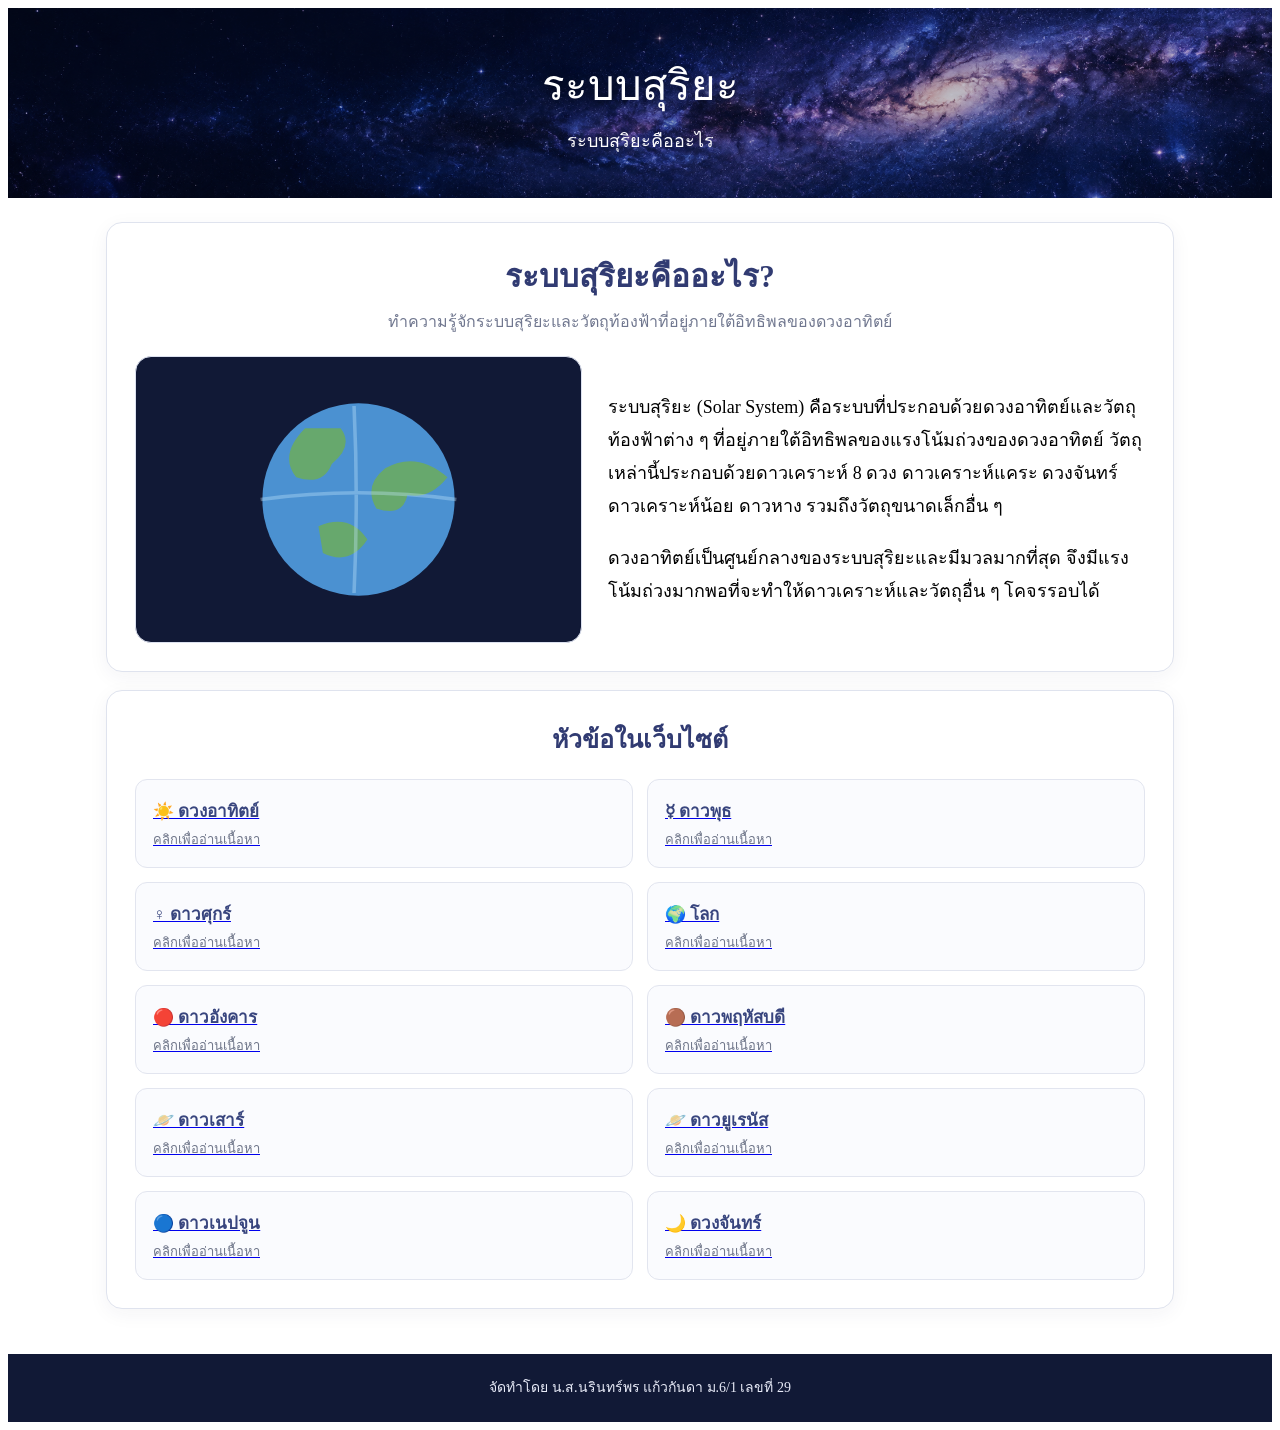
<file: index.html>
<!doctype html><html lang="th"><head><meta charset="utf-8"><meta name="viewport" content="width=device-width,initial-scale=1"><title>ระบบสุริยะคืออะไร</title><link rel="stylesheet" href="style.css"></head><body>
<header class="site-header"><div class="header-inner"><h1>ระบบสุริยะ</h1><p>ระบบสุริยะคืออะไร</p></div></header>
<main class="page home"><section class="home-card"><h2 class="hero-title">ระบบสุริยะคืออะไร?</h2><p class="subtitle">ทำความรู้จักระบบสุริยะและวัตถุท้องฟ้าที่อยู่ภายใต้อิทธิพลของดวงอาทิตย์</p>
<div class="topic-layout"><img class="topic-image" src="assets/earth.svg" alt="ภาพประกอบระบบสุริยะ"><div class="intro"><p>ระบบสุริยะ (Solar System) คือระบบที่ประกอบด้วยดวงอาทิตย์และวัตถุท้องฟ้าต่าง ๆ ที่อยู่ภายใต้อิทธิพลของแรงโน้มถ่วงของดวงอาทิตย์ วัตถุเหล่านี้ประกอบด้วยดาวเคราะห์ 8 ดวง ดาวเคราะห์แคระ ดวงจันทร์ ดาวเคราะห์น้อย ดาวหาง รวมถึงวัตถุขนาดเล็กอื่น ๆ</p><p>ดวงอาทิตย์เป็นศูนย์กลางของระบบสุริยะและมีมวลมากที่สุด จึงมีแรงโน้มถ่วงมากพอที่จะทำให้ดาวเคราะห์และวัตถุอื่น ๆ โคจรรอบได้</p></div></div></section>
<section class="home-card"><h2 class="hero-title" style="font-size:25px">หัวข้อในเว็บไซต์</h2><div class="home-grid">
<a class="topic-card" href="sun.html"><h3>☀️ ดวงอาทิตย์</h3><p>คลิกเพื่ออ่านเนื้อหา</p></a><a class="topic-card" href="mercury.html"><h3>☿ ดาวพุธ</h3><p>คลิกเพื่ออ่านเนื้อหา</p></a><a class="topic-card" href="venus.html"><h3>♀ ดาวศุกร์</h3><p>คลิกเพื่ออ่านเนื้อหา</p></a><a class="topic-card" href="earth.html"><h3>🌍 โลก</h3><p>คลิกเพื่ออ่านเนื้อหา</p></a><a class="topic-card" href="mars.html"><h3>🔴 ดาวอังคาร</h3><p>คลิกเพื่ออ่านเนื้อหา</p></a><a class="topic-card" href="jupiter.html"><h3>🟤 ดาวพฤหัสบดี</h3><p>คลิกเพื่ออ่านเนื้อหา</p></a><a class="topic-card" href="saturn.html"><h3>🪐 ดาวเสาร์</h3><p>คลิกเพื่ออ่านเนื้อหา</p></a><a class="topic-card" href="uranus.html"><h3>🪐 ดาวยูเรนัส</h3><p>คลิกเพื่ออ่านเนื้อหา</p></a><a class="topic-card" href="neptune.html"><h3>🔵 ดาวเนปจูน</h3><p>คลิกเพื่ออ่านเนื้อหา</p></a><a class="topic-card" href="moon.html"><h3>🌙 ดวงจันทร์</h3><p>คลิกเพื่ออ่านเนื้อหา</p></a>
</div></section></main><footer>จัดทำโดย น.ส.นรินทร์พร แก้วกันดา ม.6/1 เลขที่ 29</footer></body></html>
</file>
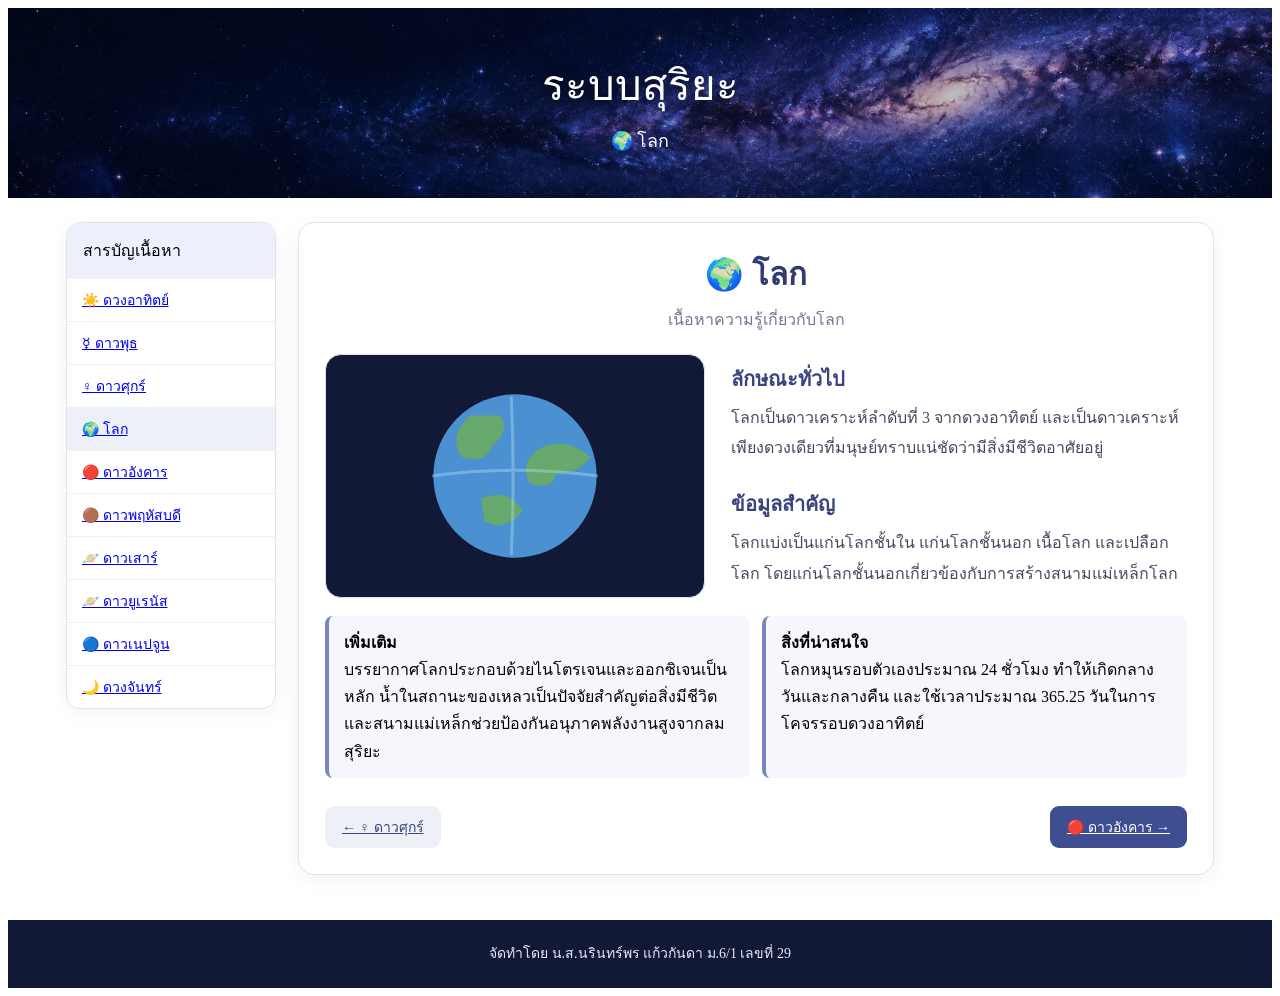
<file: earth.html>
<!doctype html>
<html lang="th">
<head>
    <meta charset="utf-8">
    <meta name="viewport" content="width=device-width,initial-scale=1">
    <title>โลก | ระบบสุริยะ</title>
    <link rel="stylesheet" href="style.css">
</head>
<body>
<header class="site-header">
    <div class="header-inner">
    <h1>ระบบสุริยะ</h1>
    <p>🌍 โลก</p></div>
</header>
<main class="page">
    <aside class="sidebar">
        <div class="side-title">สารบัญเนื้อหา</div>
        <a href="sun.html">☀️ ดวงอาทิตย์</a>
        <a href="mercury.html">☿ ดาวพุธ</a>
        <a href="venus.html">♀ ดาวศุกร์</a>
        <a href="earth.html" style="background:#eef0f8;font-weight:500">🌍 โลก</a>
        <a href="mars.html">🔴 ดาวอังคาร</a>
        <a href="jupiter.html">🟤 ดาวพฤหัสบดี</a>
        <a href="saturn.html">🪐 ดาวเสาร์</a>
        <a href="uranus.html">🪐 ดาวยูเรนัส</a>
        <a href="neptune.html">🔵 ดาวเนปจูน</a>
        <a href="moon.html">🌙 ดวงจันทร์</a>
    </aside>
<article class="content">
<h1 class="hero-title">🌍 โลก</h1>
<p class="subtitle">เนื้อหาความรู้เกี่ยวกับโลก</p>
<div class="topic-layout">
    <img class="topic-image" src="assets/earth.svg" alt="ภาพประกอบโลก">
    <div>
        <div class="section" style="margin-top:0"><h2>ลักษณะทั่วไป</h2>
        <p>โลกเป็นดาวเคราะห์ลำดับที่ 3 จากดวงอาทิตย์ และเป็นดาวเคราะห์เพียงดวงเดียวที่มนุษย์ทราบแน่ชัดว่ามีสิ่งมีชีวิตอาศัยอยู่</p>
    </div>
    <div class="section"><h2>ข้อมูลสำคัญ</h2>
        <p>โลกแบ่งเป็นแก่นโลกชั้นใน แก่นโลกชั้นนอก เนื้อโลก และเปลือกโลก โดยแก่นโลกชั้นนอกเกี่ยวข้องกับการสร้างสนามแม่เหล็กโลก</p>
    </div>
</div>
</div>
<div class="fact">
    <div class="fact-box">
        <strong>เพิ่มเติม</strong>
        <br>บรรยากาศโลกประกอบด้วยไนโตรเจนและออกซิเจนเป็นหลัก น้ำในสถานะของเหลวเป็นปัจจัยสำคัญต่อสิ่งมีชีวิต และสนามแม่เหล็กช่วยป้องกันอนุภาคพลังงานสูงจากลมสุริยะ</div>
        <div class="fact-box">
            <strong>สิ่งที่น่าสนใจ</strong>
            <br>โลกหมุนรอบตัวเองประมาณ 24 ชั่วโมง ทำให้เกิดกลางวันและกลางคืน และใช้เวลาประมาณ 365.25 วันในการโคจรรอบดวงอาทิตย์
        </div>
    </div>
<div class="nav-buttons">
    <a class="btn secondary" href="venus.html">← ♀ ดาวศุกร์</a>
    <a class="btn" href="mars.html">🔴 ดาวอังคาร →</a>
</div>
</article>
</main>
<footer>จัดทำโดย น.ส.นรินทร์พร แก้วกันดา ม.6/1 เลขที่ 29</footer>
</body>
</html>
</file>
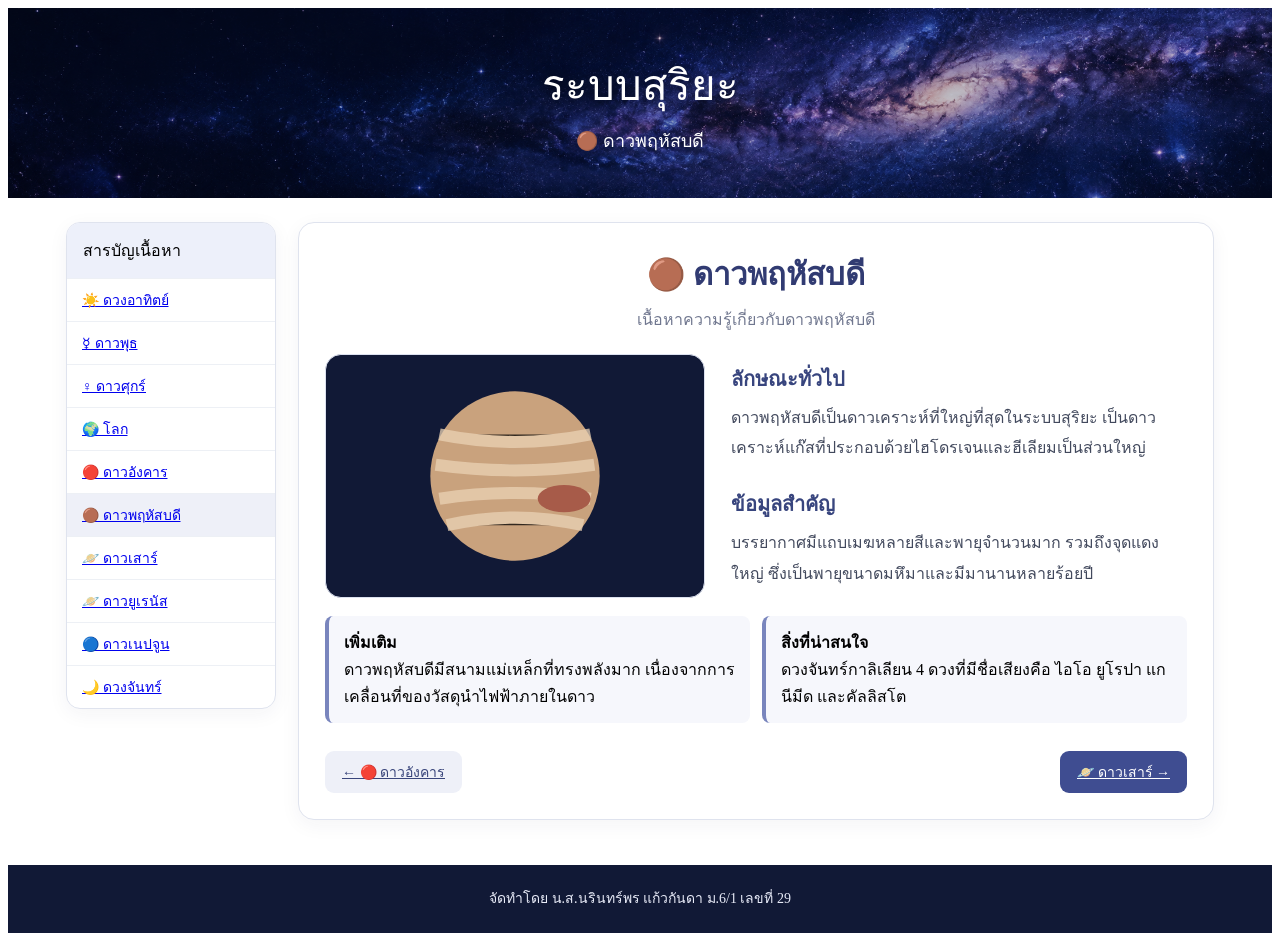
<file: jupiter.html>
<!doctype html><html lang="th"><head><meta charset="utf-8"><meta name="viewport" content="width=device-width,initial-scale=1"><title>ดาวพฤหัสบดี | ระบบสุริยะ</title><link rel="stylesheet" href="style.css"></head><body>
<header class="site-header"><div class="header-inner"><h1>ระบบสุริยะ</h1><p>🟤 ดาวพฤหัสบดี</p></div></header>
<main class="page"><aside class="sidebar"><div class="side-title">สารบัญเนื้อหา</div><a href="sun.html">☀️ ดวงอาทิตย์</a><a href="mercury.html">☿ ดาวพุธ</a><a href="venus.html">♀ ดาวศุกร์</a><a href="earth.html">🌍 โลก</a><a href="mars.html">🔴 ดาวอังคาร</a><a href="jupiter.html" style="background:#eef0f8;font-weight:500">🟤 ดาวพฤหัสบดี</a><a href="saturn.html">🪐 ดาวเสาร์</a><a href="uranus.html">🪐 ดาวยูเรนัส</a><a href="neptune.html">🔵 ดาวเนปจูน</a><a href="moon.html">🌙 ดวงจันทร์</a></aside><article class="content">
<h1 class="hero-title">🟤 ดาวพฤหัสบดี</h1><p class="subtitle">เนื้อหาความรู้เกี่ยวกับดาวพฤหัสบดี</p>
<div class="topic-layout"><img class="topic-image" src="assets/jupiter.svg" alt="ภาพประกอบดาวพฤหัสบดี"><div><div class="section" style="margin-top:0"><h2>ลักษณะทั่วไป</h2><p>ดาวพฤหัสบดีเป็นดาวเคราะห์ที่ใหญ่ที่สุดในระบบสุริยะ เป็นดาวเคราะห์แก๊สที่ประกอบด้วยไฮโดรเจนและฮีเลียมเป็นส่วนใหญ่</p></div><div class="section"><h2>ข้อมูลสำคัญ</h2><p>บรรยากาศมีแถบเมฆหลายสีและพายุจำนวนมาก รวมถึงจุดแดงใหญ่ ซึ่งเป็นพายุขนาดมหึมาและมีมานานหลายร้อยปี</p></div></div></div>
<div class="fact"><div class="fact-box"><strong>เพิ่มเติม</strong><br>ดาวพฤหัสบดีมีสนามแม่เหล็กที่ทรงพลังมาก เนื่องจากการเคลื่อนที่ของวัสดุนำไฟฟ้าภายในดาว</div><div class="fact-box"><strong>สิ่งที่น่าสนใจ</strong><br>ดวงจันทร์กาลิเลียน 4 ดวงที่มีชื่อเสียงคือ ไอโอ ยูโรปา แกนีมีด และคัลลิสโต</div></div>
<div class="nav-buttons"><a class="btn secondary" href="mars.html">← 🔴 ดาวอังคาร</a><a class="btn" href="saturn.html">🪐 ดาวเสาร์ →</a></div>
</article></main><footer>จัดทำโดย น.ส.นรินทร์พร แก้วกันดา ม.6/1 เลขที่ 29</footer></body></html>
</file>
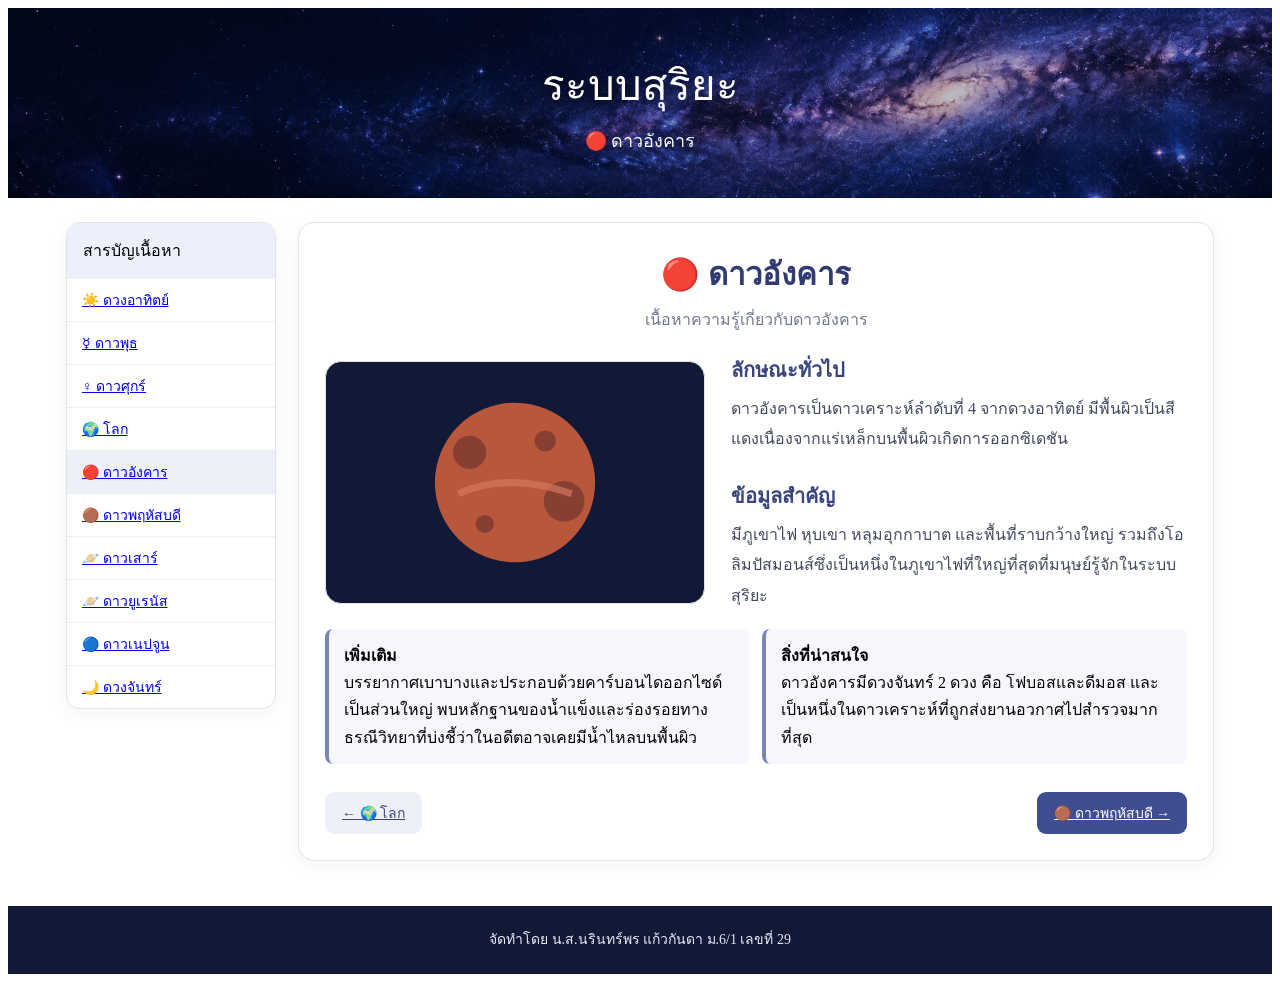
<file: mars.html>
<!doctype html><html lang="th"><head><meta charset="utf-8"><meta name="viewport" content="width=device-width,initial-scale=1"><title>ดาวอังคาร | ระบบสุริยะ</title><link rel="stylesheet" href="style.css"></head><body>
<header class="site-header"><div class="header-inner"><h1>ระบบสุริยะ</h1><p>🔴 ดาวอังคาร</p></div></header>
<main class="page"><aside class="sidebar"><div class="side-title">สารบัญเนื้อหา</div><a href="sun.html">☀️ ดวงอาทิตย์</a><a href="mercury.html">☿ ดาวพุธ</a><a href="venus.html">♀ ดาวศุกร์</a><a href="earth.html">🌍 โลก</a><a href="mars.html" style="background:#eef0f8;font-weight:500">🔴 ดาวอังคาร</a><a href="jupiter.html">🟤 ดาวพฤหัสบดี</a><a href="saturn.html">🪐 ดาวเสาร์</a><a href="uranus.html">🪐 ดาวยูเรนัส</a><a href="neptune.html">🔵 ดาวเนปจูน</a><a href="moon.html">🌙 ดวงจันทร์</a></aside><article class="content">
<h1 class="hero-title">🔴 ดาวอังคาร</h1><p class="subtitle">เนื้อหาความรู้เกี่ยวกับดาวอังคาร</p>
<div class="topic-layout"><img class="topic-image" src="assets/mars.svg" alt="ภาพประกอบดาวอังคาร"><div><div class="section" style="margin-top:0"><h2>ลักษณะทั่วไป</h2><p>ดาวอังคารเป็นดาวเคราะห์ลำดับที่ 4 จากดวงอาทิตย์ มีพื้นผิวเป็นสีแดงเนื่องจากแร่เหล็กบนพื้นผิวเกิดการออกซิเดชัน</p></div><div class="section"><h2>ข้อมูลสำคัญ</h2><p>มีภูเขาไฟ หุบเขา หลุมอุกกาบาต และพื้นที่ราบกว้างใหญ่ รวมถึงโอลิมปัสมอนส์ซึ่งเป็นหนึ่งในภูเขาไฟที่ใหญ่ที่สุดที่มนุษย์รู้จักในระบบสุริยะ</p></div></div></div>
<div class="fact"><div class="fact-box"><strong>เพิ่มเติม</strong><br>บรรยากาศเบาบางและประกอบด้วยคาร์บอนไดออกไซด์เป็นส่วนใหญ่ พบหลักฐานของน้ำแข็งและร่องรอยทางธรณีวิทยาที่บ่งชี้ว่าในอดีตอาจเคยมีน้ำไหลบนพื้นผิว</div><div class="fact-box"><strong>สิ่งที่น่าสนใจ</strong><br>ดาวอังคารมีดวงจันทร์ 2 ดวง คือ โฟบอสและดีมอส และเป็นหนึ่งในดาวเคราะห์ที่ถูกส่งยานอวกาศไปสำรวจมากที่สุด</div></div>
<div class="nav-buttons"><a class="btn secondary" href="earth.html">← 🌍 โลก</a><a class="btn" href="jupiter.html">🟤 ดาวพฤหัสบดี →</a></div>
</article></main><footer>จัดทำโดย น.ส.นรินทร์พร แก้วกันดา ม.6/1 เลขที่ 29</footer></body></html>
</file>
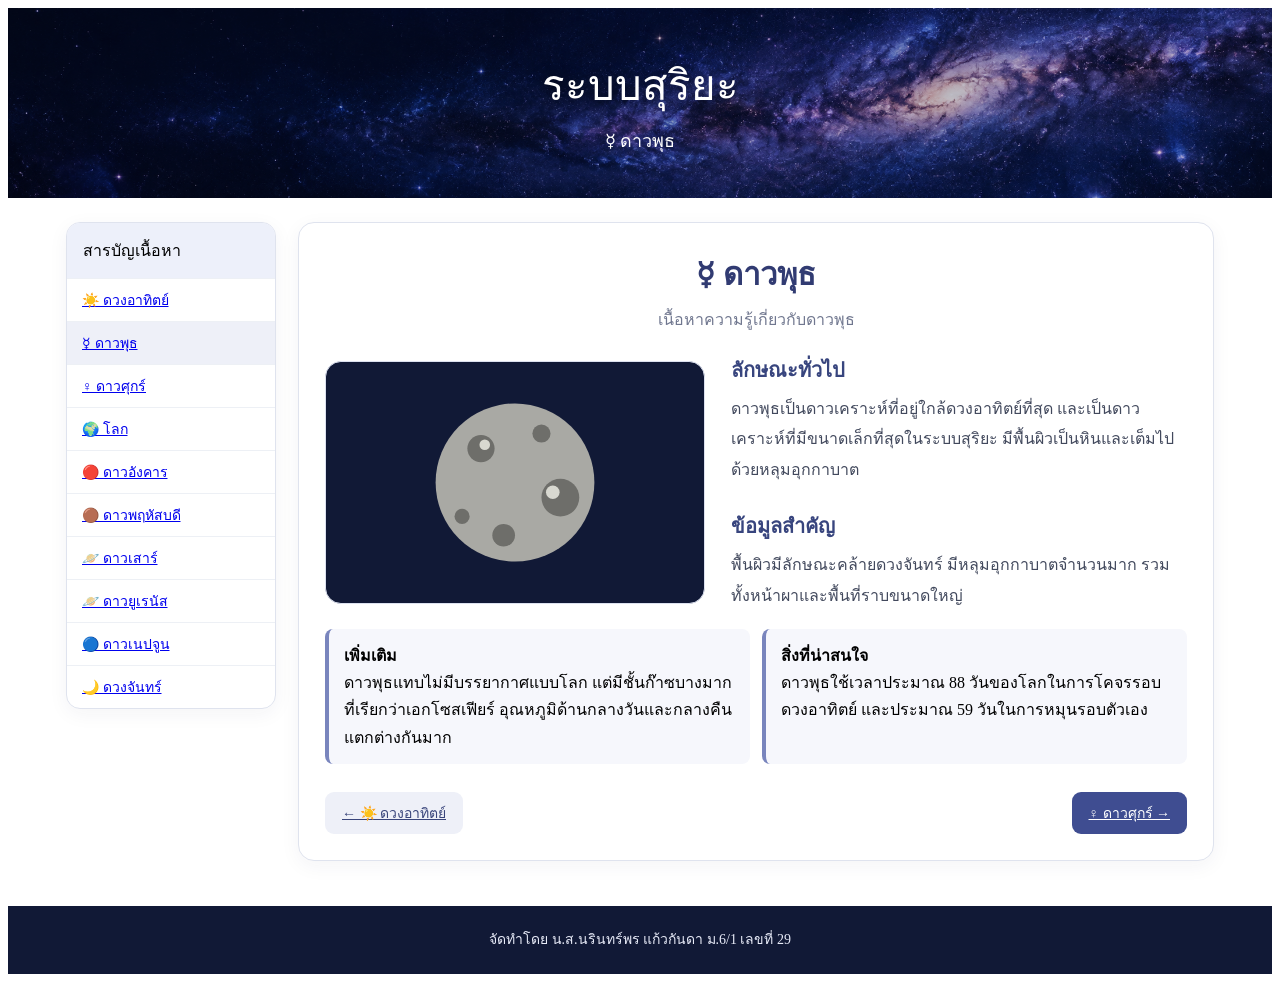
<file: mercury.html>
<!doctype html><html lang="th"><head><meta charset="utf-8"><meta name="viewport" content="width=device-width,initial-scale=1"><title>ดาวพุธ | ระบบสุริยะ</title><link rel="stylesheet" href="style.css"></head><body>
<header class="site-header"><div class="header-inner"><h1>ระบบสุริยะ</h1><p>☿ ดาวพุธ</p></div></header>
<main class="page"><aside class="sidebar"><div class="side-title">สารบัญเนื้อหา</div><a href="sun.html">☀️ ดวงอาทิตย์</a><a href="mercury.html" style="background:#eef0f8;font-weight:500">☿ ดาวพุธ</a><a href="venus.html">♀ ดาวศุกร์</a><a href="earth.html">🌍 โลก</a><a href="mars.html">🔴 ดาวอังคาร</a><a href="jupiter.html">🟤 ดาวพฤหัสบดี</a><a href="saturn.html">🪐 ดาวเสาร์</a><a href="uranus.html">🪐 ดาวยูเรนัส</a><a href="neptune.html">🔵 ดาวเนปจูน</a><a href="moon.html">🌙 ดวงจันทร์</a></aside><article class="content">
<h1 class="hero-title">☿ ดาวพุธ</h1><p class="subtitle">เนื้อหาความรู้เกี่ยวกับดาวพุธ</p>
<div class="topic-layout"><img class="topic-image" src="assets/mercury.svg" alt="ภาพประกอบดาวพุธ"><div><div class="section" style="margin-top:0"><h2>ลักษณะทั่วไป</h2><p>ดาวพุธเป็นดาวเคราะห์ที่อยู่ใกล้ดวงอาทิตย์ที่สุด และเป็นดาวเคราะห์ที่มีขนาดเล็กที่สุดในระบบสุริยะ มีพื้นผิวเป็นหินและเต็มไปด้วยหลุมอุกกาบาต</p></div><div class="section"><h2>ข้อมูลสำคัญ</h2><p>พื้นผิวมีลักษณะคล้ายดวงจันทร์ มีหลุมอุกกาบาตจำนวนมาก รวมทั้งหน้าผาและพื้นที่ราบขนาดใหญ่</p></div></div></div>
<div class="fact"><div class="fact-box"><strong>เพิ่มเติม</strong><br>ดาวพุธแทบไม่มีบรรยากาศแบบโลก แต่มีชั้นก๊าซบางมากที่เรียกว่าเอกโซสเฟียร์ อุณหภูมิด้านกลางวันและกลางคืนแตกต่างกันมาก</div><div class="fact-box"><strong>สิ่งที่น่าสนใจ</strong><br>ดาวพุธใช้เวลาประมาณ 88 วันของโลกในการโคจรรอบดวงอาทิตย์ และประมาณ 59 วันในการหมุนรอบตัวเอง</div></div>
<div class="nav-buttons"><a class="btn secondary" href="sun.html">← ☀️ ดวงอาทิตย์</a><a class="btn" href="venus.html">♀ ดาวศุกร์ →</a></div>
</article></main><footer>จัดทำโดย น.ส.นรินทร์พร แก้วกันดา ม.6/1 เลขที่ 29</footer></body></html>
</file>
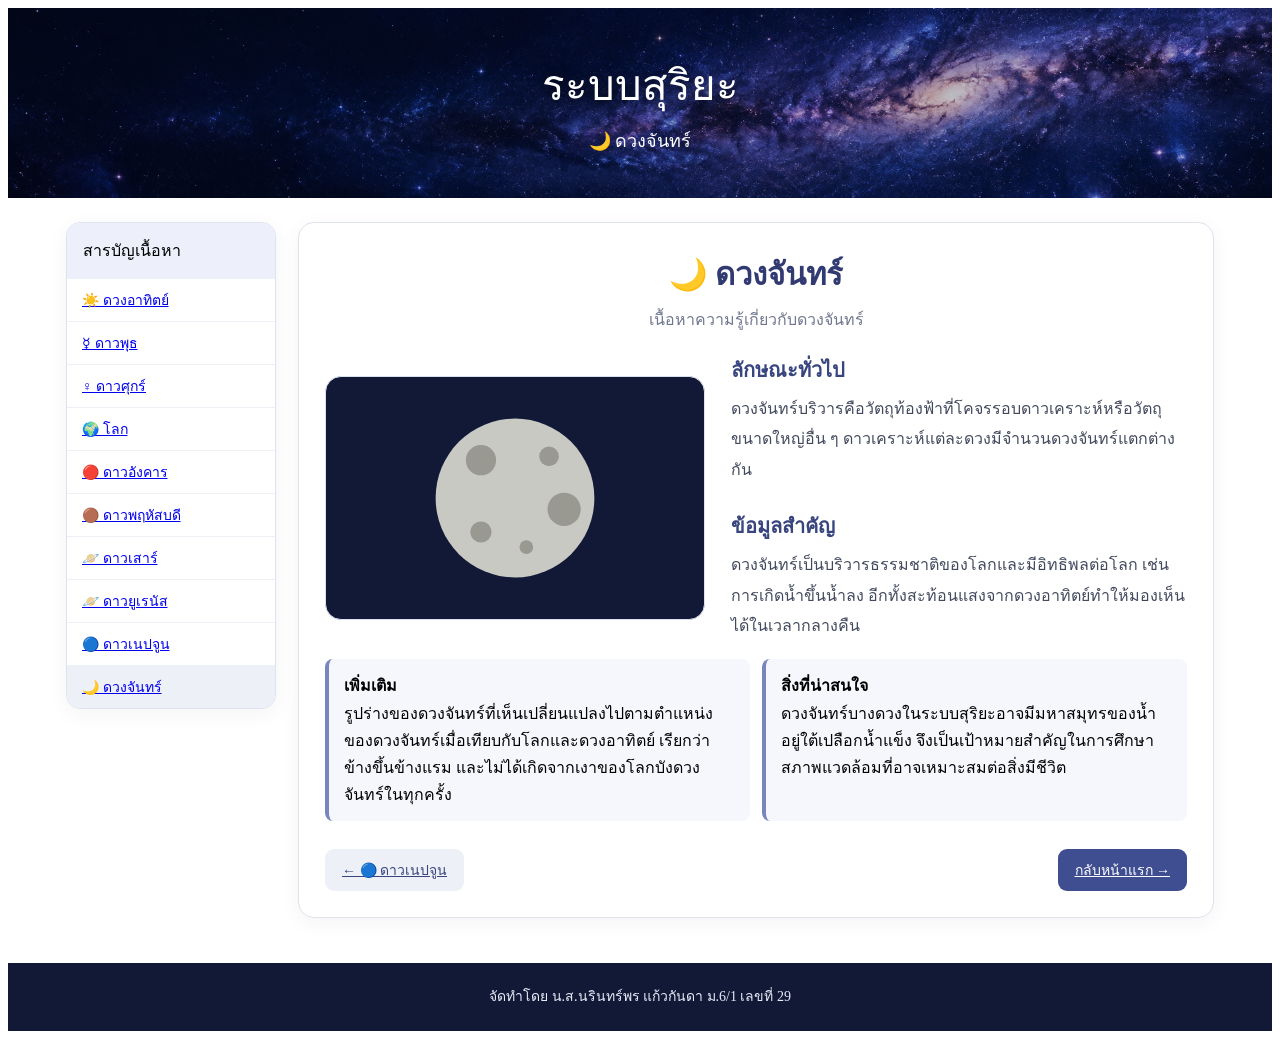
<file: moon.html>
<!doctype html><html lang="th"><head><meta charset="utf-8"><meta name="viewport" content="width=device-width,initial-scale=1"><title>ดวงจันทร์ | ระบบสุริยะ</title><link rel="stylesheet" href="style.css"></head><body>
<header class="site-header"><div class="header-inner"><h1>ระบบสุริยะ</h1><p>🌙 ดวงจันทร์</p></div></header>
<main class="page"><aside class="sidebar"><div class="side-title">สารบัญเนื้อหา</div><a href="sun.html">☀️ ดวงอาทิตย์</a><a href="mercury.html">☿ ดาวพุธ</a><a href="venus.html">♀ ดาวศุกร์</a><a href="earth.html">🌍 โลก</a><a href="mars.html">🔴 ดาวอังคาร</a><a href="jupiter.html">🟤 ดาวพฤหัสบดี</a><a href="saturn.html">🪐 ดาวเสาร์</a><a href="uranus.html">🪐 ดาวยูเรนัส</a><a href="neptune.html">🔵 ดาวเนปจูน</a><a href="moon.html" style="background:#eef0f8;font-weight:500">🌙 ดวงจันทร์</a></aside><article class="content">
<h1 class="hero-title">🌙 ดวงจันทร์</h1><p class="subtitle">เนื้อหาความรู้เกี่ยวกับดวงจันทร์</p>
<div class="topic-layout"><img class="topic-image" src="assets/moon.svg" alt="ภาพประกอบดวงจันทร์"><div><div class="section" style="margin-top:0"><h2>ลักษณะทั่วไป</h2><p>ดวงจันทร์บริวารคือวัตถุท้องฟ้าที่โคจรรอบดาวเคราะห์หรือวัตถุขนาดใหญ่อื่น ๆ ดาวเคราะห์แต่ละดวงมีจำนวนดวงจันทร์แตกต่างกัน</p></div><div class="section"><h2>ข้อมูลสำคัญ</h2><p>ดวงจันทร์เป็นบริวารธรรมชาติของโลกและมีอิทธิพลต่อโลก เช่น การเกิดน้ำขึ้นน้ำลง อีกทั้งสะท้อนแสงจากดวงอาทิตย์ทำให้มองเห็นได้ในเวลากลางคืน</p></div></div></div>
<div class="fact"><div class="fact-box"><strong>เพิ่มเติม</strong><br>รูปร่างของดวงจันทร์ที่เห็นเปลี่ยนแปลงไปตามตำแหน่งของดวงจันทร์เมื่อเทียบกับโลกและดวงอาทิตย์ เรียกว่าข้างขึ้นข้างแรม และไม่ได้เกิดจากเงาของโลกบังดวงจันทร์ในทุกครั้ง</div><div class="fact-box"><strong>สิ่งที่น่าสนใจ</strong><br>ดวงจันทร์บางดวงในระบบสุริยะอาจมีมหาสมุทรของน้ำอยู่ใต้เปลือกน้ำแข็ง จึงเป็นเป้าหมายสำคัญในการศึกษาสภาพแวดล้อมที่อาจเหมาะสมต่อสิ่งมีชีวิต</div></div>
<div class="nav-buttons"><a class="btn secondary" href="neptune.html">← 🔵 ดาวเนปจูน</a><a class="btn" href="index.html">กลับหน้าแรก →</a></div>
</article></main><footer>จัดทำโดย น.ส.นรินทร์พร แก้วกันดา ม.6/1 เลขที่ 29</footer></body></html>
</file>
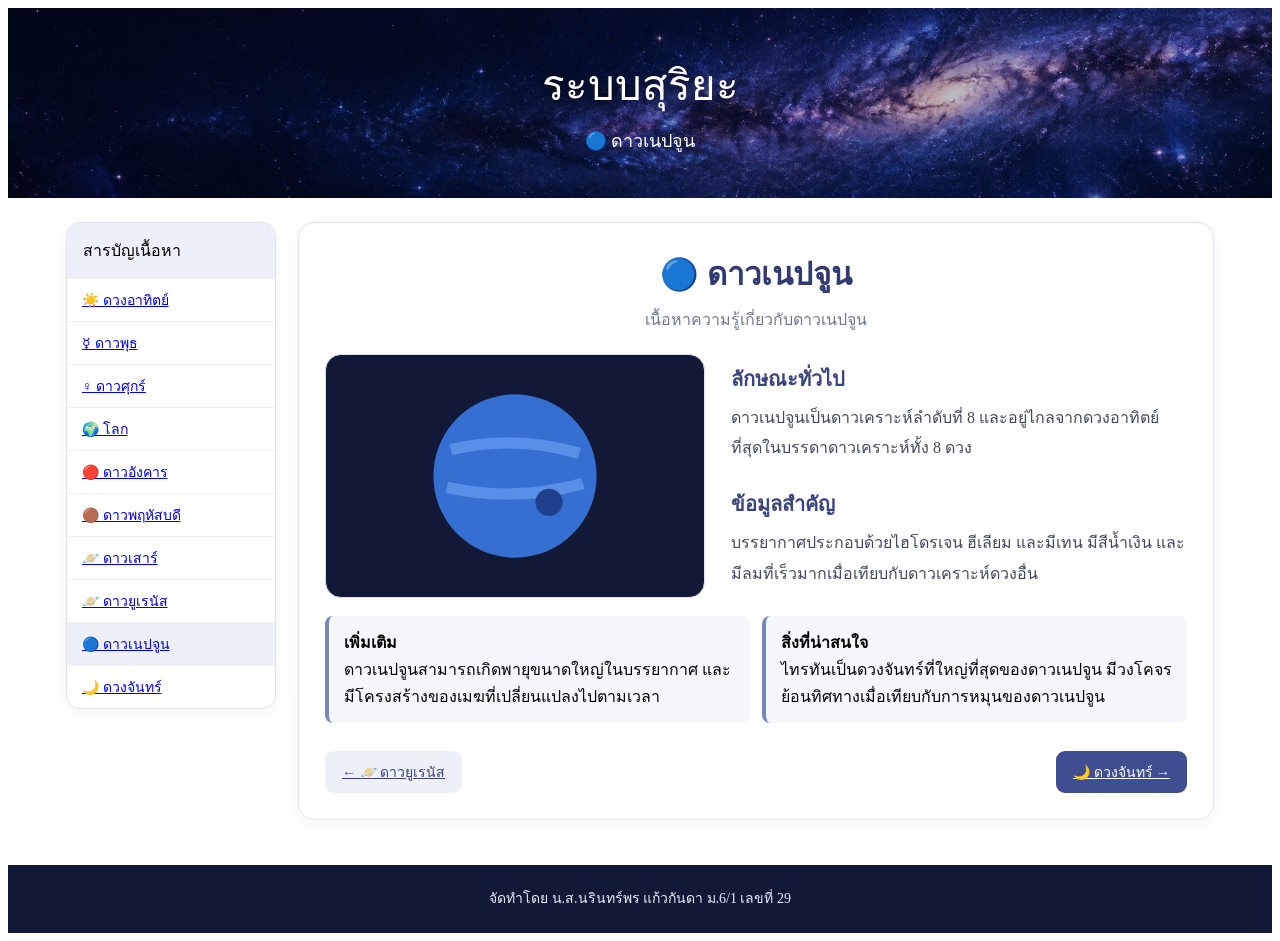
<file: neptune.html>
<!doctype html><html lang="th"><head><meta charset="utf-8"><meta name="viewport" content="width=device-width,initial-scale=1"><title>ดาวเนปจูน | ระบบสุริยะ</title><link rel="stylesheet" href="style.css"></head><body>
<header class="site-header"><div class="header-inner"><h1>ระบบสุริยะ</h1><p>🔵 ดาวเนปจูน</p></div></header>
<main class="page"><aside class="sidebar"><div class="side-title">สารบัญเนื้อหา</div><a href="sun.html">☀️ ดวงอาทิตย์</a><a href="mercury.html">☿ ดาวพุธ</a><a href="venus.html">♀ ดาวศุกร์</a><a href="earth.html">🌍 โลก</a><a href="mars.html">🔴 ดาวอังคาร</a><a href="jupiter.html">🟤 ดาวพฤหัสบดี</a><a href="saturn.html">🪐 ดาวเสาร์</a><a href="uranus.html">🪐 ดาวยูเรนัส</a><a href="neptune.html" style="background:#eef0f8;font-weight:500">🔵 ดาวเนปจูน</a><a href="moon.html">🌙 ดวงจันทร์</a></aside><article class="content">
<h1 class="hero-title">🔵 ดาวเนปจูน</h1><p class="subtitle">เนื้อหาความรู้เกี่ยวกับดาวเนปจูน</p>
<div class="topic-layout"><img class="topic-image" src="assets/neptune.svg" alt="ภาพประกอบดาวเนปจูน"><div><div class="section" style="margin-top:0"><h2>ลักษณะทั่วไป</h2><p>ดาวเนปจูนเป็นดาวเคราะห์ลำดับที่ 8 และอยู่ไกลจากดวงอาทิตย์ที่สุดในบรรดาดาวเคราะห์ทั้ง 8 ดวง</p></div><div class="section"><h2>ข้อมูลสำคัญ</h2><p>บรรยากาศประกอบด้วยไฮโดรเจน ฮีเลียม และมีเทน มีสีน้ำเงิน และมีลมที่เร็วมากเมื่อเทียบกับดาวเคราะห์ดวงอื่น</p></div></div></div>
<div class="fact"><div class="fact-box"><strong>เพิ่มเติม</strong><br>ดาวเนปจูนสามารถเกิดพายุขนาดใหญ่ในบรรยากาศ และมีโครงสร้างของเมฆที่เปลี่ยนแปลงไปตามเวลา</div><div class="fact-box"><strong>สิ่งที่น่าสนใจ</strong><br>ไทรทันเป็นดวงจันทร์ที่ใหญ่ที่สุดของดาวเนปจูน มีวงโคจรย้อนทิศทางเมื่อเทียบกับการหมุนของดาวเนปจูน</div></div>
<div class="nav-buttons"><a class="btn secondary" href="uranus.html">← 🪐 ดาวยูเรนัส</a><a class="btn" href="moon.html">🌙 ดวงจันทร์ →</a></div>
</article></main><footer>จัดทำโดย น.ส.นรินทร์พร แก้วกันดา ม.6/1 เลขที่ 29</footer></body></html>
</file>
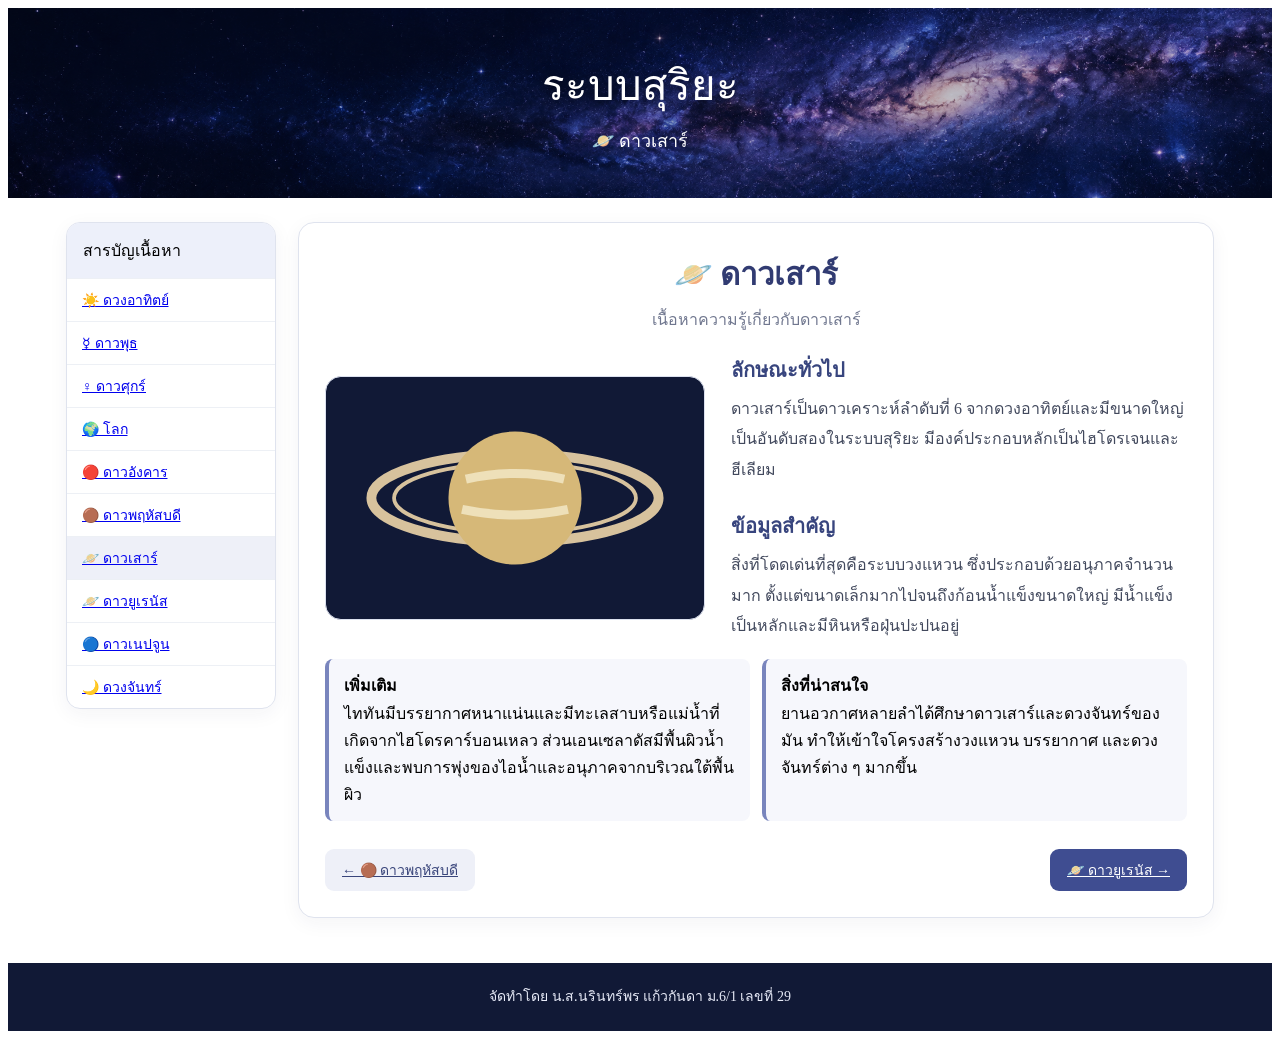
<file: saturn.html>
<!doctype html><html lang="th"><head><meta charset="utf-8"><meta name="viewport" content="width=device-width,initial-scale=1"><title>ดาวเสาร์ | ระบบสุริยะ</title><link rel="stylesheet" href="style.css"></head><body>
<header class="site-header"><div class="header-inner"><h1>ระบบสุริยะ</h1><p>🪐 ดาวเสาร์</p></div></header>
<main class="page"><aside class="sidebar"><div class="side-title">สารบัญเนื้อหา</div><a href="sun.html">☀️ ดวงอาทิตย์</a><a href="mercury.html">☿ ดาวพุธ</a><a href="venus.html">♀ ดาวศุกร์</a><a href="earth.html">🌍 โลก</a><a href="mars.html">🔴 ดาวอังคาร</a><a href="jupiter.html">🟤 ดาวพฤหัสบดี</a><a href="saturn.html" style="background:#eef0f8;font-weight:500">🪐 ดาวเสาร์</a><a href="uranus.html">🪐 ดาวยูเรนัส</a><a href="neptune.html">🔵 ดาวเนปจูน</a><a href="moon.html">🌙 ดวงจันทร์</a></aside><article class="content">
<h1 class="hero-title">🪐 ดาวเสาร์</h1><p class="subtitle">เนื้อหาความรู้เกี่ยวกับดาวเสาร์</p>
<div class="topic-layout"><img class="topic-image" src="assets/saturn.svg" alt="ภาพประกอบดาวเสาร์"><div><div class="section" style="margin-top:0"><h2>ลักษณะทั่วไป</h2><p>ดาวเสาร์เป็นดาวเคราะห์ลำดับที่ 6 จากดวงอาทิตย์และมีขนาดใหญ่เป็นอันดับสองในระบบสุริยะ มีองค์ประกอบหลักเป็นไฮโดรเจนและฮีเลียม</p></div><div class="section"><h2>ข้อมูลสำคัญ</h2><p>สิ่งที่โดดเด่นที่สุดคือระบบวงแหวน ซึ่งประกอบด้วยอนุภาคจำนวนมาก ตั้งแต่ขนาดเล็กมากไปจนถึงก้อนน้ำแข็งขนาดใหญ่ มีน้ำแข็งเป็นหลักและมีหินหรือฝุ่นปะปนอยู่</p></div></div></div>
<div class="fact"><div class="fact-box"><strong>เพิ่มเติม</strong><br>ไททันมีบรรยากาศหนาแน่นและมีทะเลสาบหรือแม่น้ำที่เกิดจากไฮโดรคาร์บอนเหลว ส่วนเอนเซลาดัสมีพื้นผิวน้ำแข็งและพบการพุ่งของไอน้ำและอนุภาคจากบริเวณใต้พื้นผิว</div><div class="fact-box"><strong>สิ่งที่น่าสนใจ</strong><br>ยานอวกาศหลายลำได้ศึกษาดาวเสาร์และดวงจันทร์ของมัน ทำให้เข้าใจโครงสร้างวงแหวน บรรยากาศ และดวงจันทร์ต่าง ๆ มากขึ้น</div></div>
<div class="nav-buttons"><a class="btn secondary" href="jupiter.html">← 🟤 ดาวพฤหัสบดี</a><a class="btn" href="uranus.html">🪐 ดาวยูเรนัส →</a></div>
</article></main><footer>จัดทำโดย น.ส.นรินทร์พร แก้วกันดา ม.6/1 เลขที่ 29</footer></body></html>
</file>
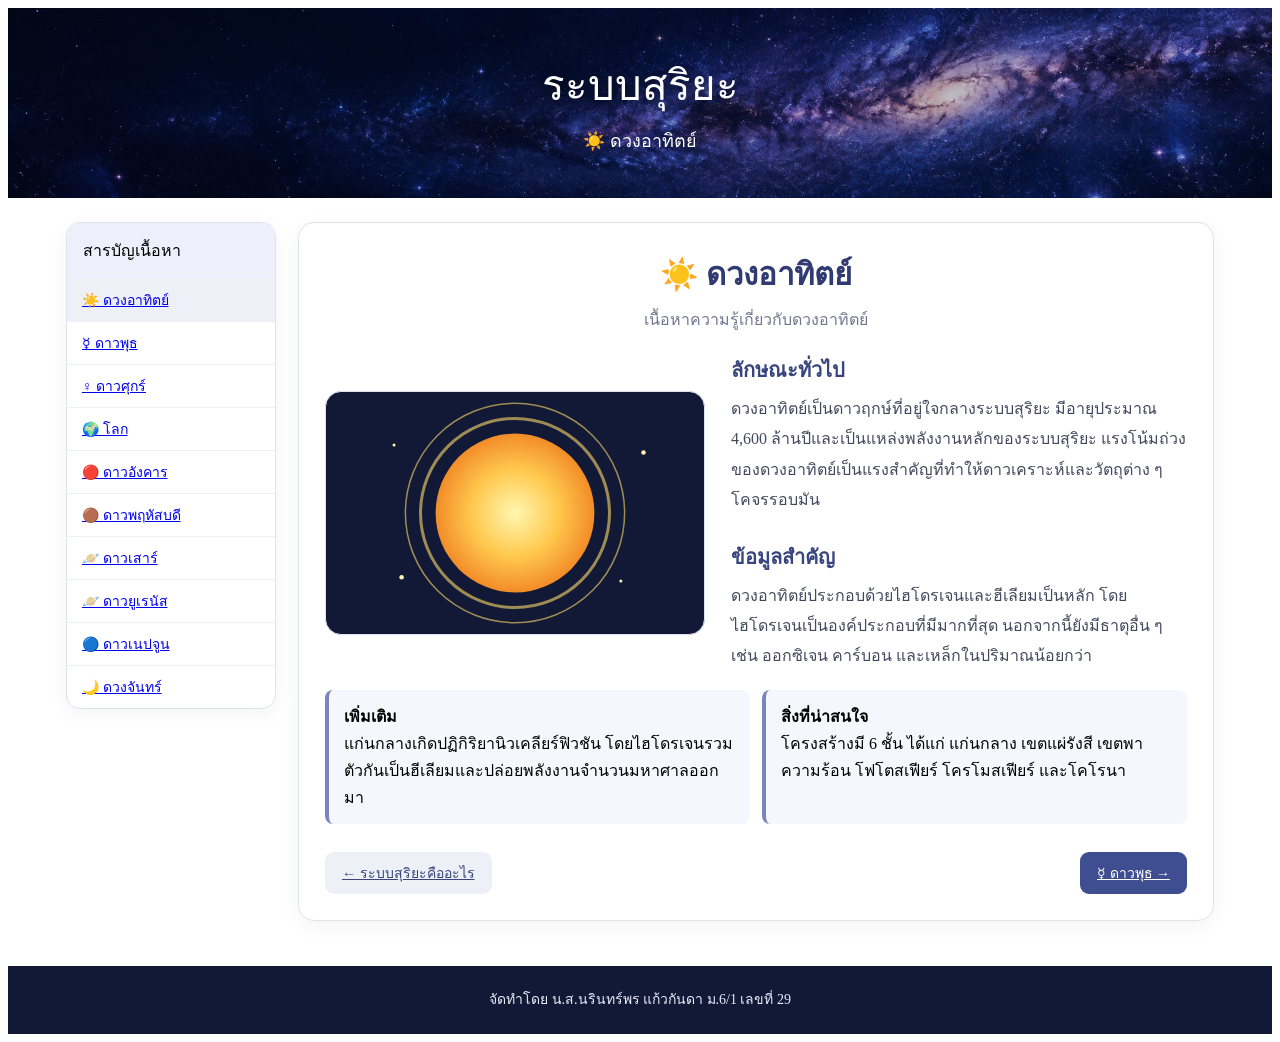
<file: sun.html>
<!doctype html><html lang="th"><head><meta charset="utf-8"><meta name="viewport" content="width=device-width,initial-scale=1"><title>ดวงอาทิตย์ | ระบบสุริยะ</title><link rel="stylesheet" href="style.css"></head><body>
<header class="site-header"><div class="header-inner"><h1>ระบบสุริยะ</h1><p>☀️ ดวงอาทิตย์</p></div></header>
<main class="page"><aside class="sidebar"><div class="side-title">สารบัญเนื้อหา</div><a href="sun.html" style="background:#eef0f8;font-weight:500">☀️ ดวงอาทิตย์</a><a href="mercury.html">☿ ดาวพุธ</a><a href="venus.html">♀ ดาวศุกร์</a><a href="earth.html">🌍 โลก</a><a href="mars.html">🔴 ดาวอังคาร</a><a href="jupiter.html">🟤 ดาวพฤหัสบดี</a><a href="saturn.html">🪐 ดาวเสาร์</a><a href="uranus.html">🪐 ดาวยูเรนัส</a><a href="neptune.html">🔵 ดาวเนปจูน</a><a href="moon.html">🌙 ดวงจันทร์</a></aside><article class="content">
<h1 class="hero-title">☀️ ดวงอาทิตย์</h1><p class="subtitle">เนื้อหาความรู้เกี่ยวกับดวงอาทิตย์</p>
<div class="topic-layout"><img class="topic-image" src="assets/sun.svg" alt="ภาพประกอบดวงอาทิตย์"><div><div class="section" style="margin-top:0"><h2>ลักษณะทั่วไป</h2><p>ดวงอาทิตย์เป็นดาวฤกษ์ที่อยู่ใจกลางระบบสุริยะ มีอายุประมาณ 4,600 ล้านปีและเป็นแหล่งพลังงานหลักของระบบสุริยะ แรงโน้มถ่วงของดวงอาทิตย์เป็นแรงสำคัญที่ทำให้ดาวเคราะห์และวัตถุต่าง ๆ โคจรรอบมัน</p></div><div class="section"><h2>ข้อมูลสำคัญ</h2><p>ดวงอาทิตย์ประกอบด้วยไฮโดรเจนและฮีเลียมเป็นหลัก โดยไฮโดรเจนเป็นองค์ประกอบที่มีมากที่สุด นอกจากนี้ยังมีธาตุอื่น ๆ เช่น ออกซิเจน คาร์บอน และเหล็กในปริมาณน้อยกว่า</p></div></div></div>
<div class="fact"><div class="fact-box"><strong>เพิ่มเติม</strong><br>แก่นกลางเกิดปฏิกิริยานิวเคลียร์ฟิวชัน โดยไฮโดรเจนรวมตัวกันเป็นฮีเลียมและปล่อยพลังงานจำนวนมหาศาลออกมา</div><div class="fact-box"><strong>สิ่งที่น่าสนใจ</strong><br>โครงสร้างมี 6 ชั้น ได้แก่ แก่นกลาง เขตแผ่รังสี เขตพาความร้อน โฟโตสเฟียร์ โครโมสเฟียร์ และโคโรนา</div></div>
<div class="nav-buttons"><a class="btn secondary" href="index.html">← ระบบสุริยะคืออะไร</a><a class="btn" href="mercury.html">☿ ดาวพุธ →</a></div>
</article></main><footer>จัดทำโดย น.ส.นรินทร์พร แก้วกันดา ม.6/1 เลขที่ 29</footer></body></html>
</file>
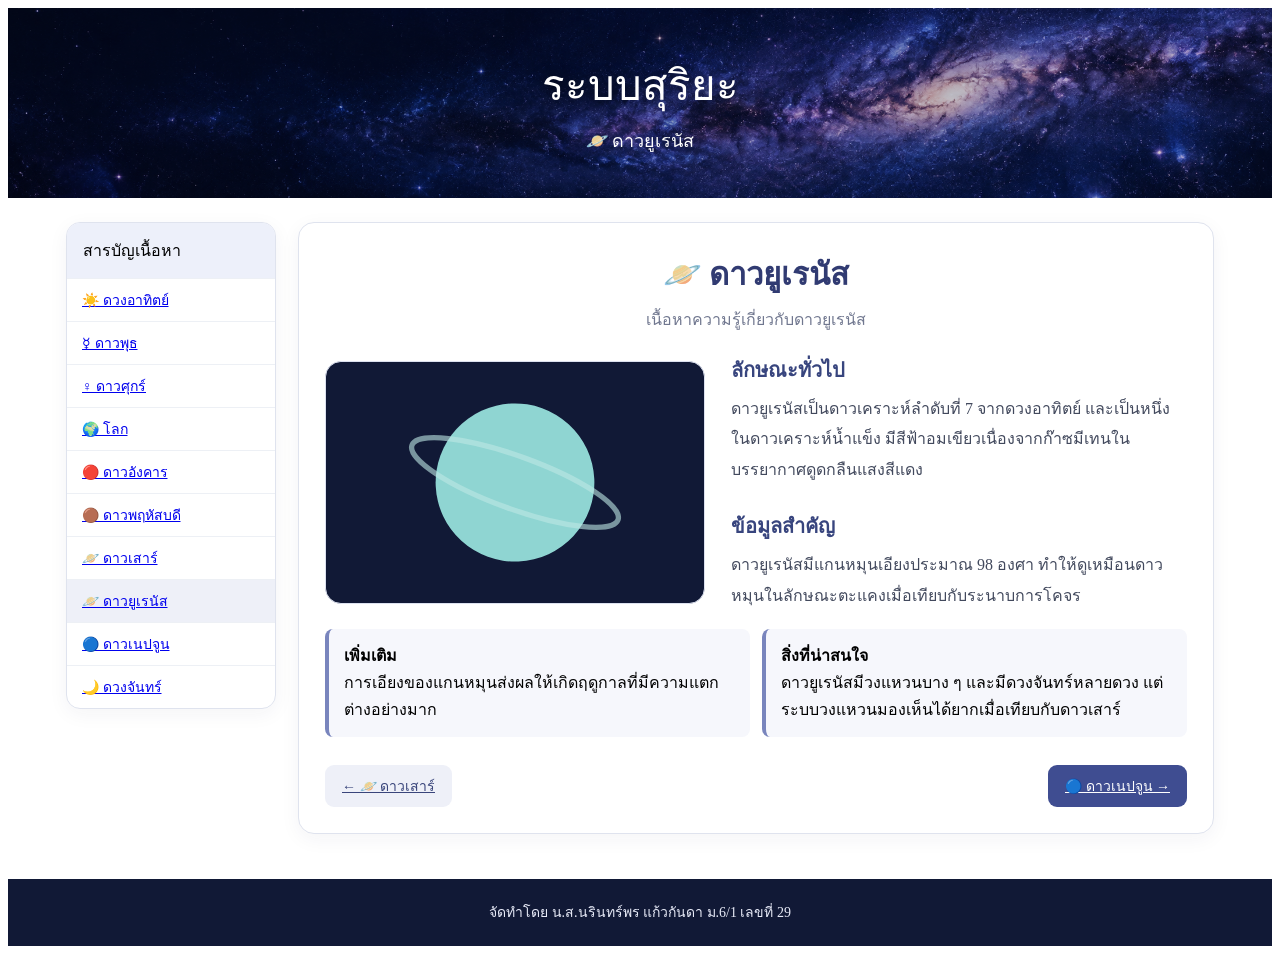
<file: uranus.html>
<!doctype html><html lang="th"><head><meta charset="utf-8"><meta name="viewport" content="width=device-width,initial-scale=1"><title>ดาวยูเรนัส | ระบบสุริยะ</title><link rel="stylesheet" href="style.css"></head><body>
<header class="site-header"><div class="header-inner"><h1>ระบบสุริยะ</h1><p>🪐 ดาวยูเรนัส</p></div></header>
<main class="page"><aside class="sidebar"><div class="side-title">สารบัญเนื้อหา</div><a href="sun.html">☀️ ดวงอาทิตย์</a><a href="mercury.html">☿ ดาวพุธ</a><a href="venus.html">♀ ดาวศุกร์</a><a href="earth.html">🌍 โลก</a><a href="mars.html">🔴 ดาวอังคาร</a><a href="jupiter.html">🟤 ดาวพฤหัสบดี</a><a href="saturn.html">🪐 ดาวเสาร์</a><a href="uranus.html" style="background:#eef0f8;font-weight:500">🪐 ดาวยูเรนัส</a><a href="neptune.html">🔵 ดาวเนปจูน</a><a href="moon.html">🌙 ดวงจันทร์</a></aside><article class="content">
<h1 class="hero-title">🪐 ดาวยูเรนัส</h1><p class="subtitle">เนื้อหาความรู้เกี่ยวกับดาวยูเรนัส</p>
<div class="topic-layout"><img class="topic-image" src="assets/uranus.svg" alt="ภาพประกอบดาวยูเรนัส"><div><div class="section" style="margin-top:0"><h2>ลักษณะทั่วไป</h2><p>ดาวยูเรนัสเป็นดาวเคราะห์ลำดับที่ 7 จากดวงอาทิตย์ และเป็นหนึ่งในดาวเคราะห์น้ำแข็ง มีสีฟ้าอมเขียวเนื่องจากก๊าซมีเทนในบรรยากาศดูดกลืนแสงสีแดง</p></div><div class="section"><h2>ข้อมูลสำคัญ</h2><p>ดาวยูเรนัสมีแกนหมุนเอียงประมาณ 98 องศา ทำให้ดูเหมือนดาวหมุนในลักษณะตะแคงเมื่อเทียบกับระนาบการโคจร</p></div></div></div>
<div class="fact"><div class="fact-box"><strong>เพิ่มเติม</strong><br>การเอียงของแกนหมุนส่งผลให้เกิดฤดูกาลที่มีความแตกต่างอย่างมาก</div><div class="fact-box"><strong>สิ่งที่น่าสนใจ</strong><br>ดาวยูเรนัสมีวงแหวนบาง ๆ และมีดวงจันทร์หลายดวง แต่ระบบวงแหวนมองเห็นได้ยากเมื่อเทียบกับดาวเสาร์</div></div>
<div class="nav-buttons"><a class="btn secondary" href="saturn.html">← 🪐 ดาวเสาร์</a><a class="btn" href="neptune.html">🔵 ดาวเนปจูน →</a></div>
</article></main><footer>จัดทำโดย น.ส.นรินทร์พร แก้วกันดา ม.6/1 เลขที่ 29</footer></body></html>
</file>
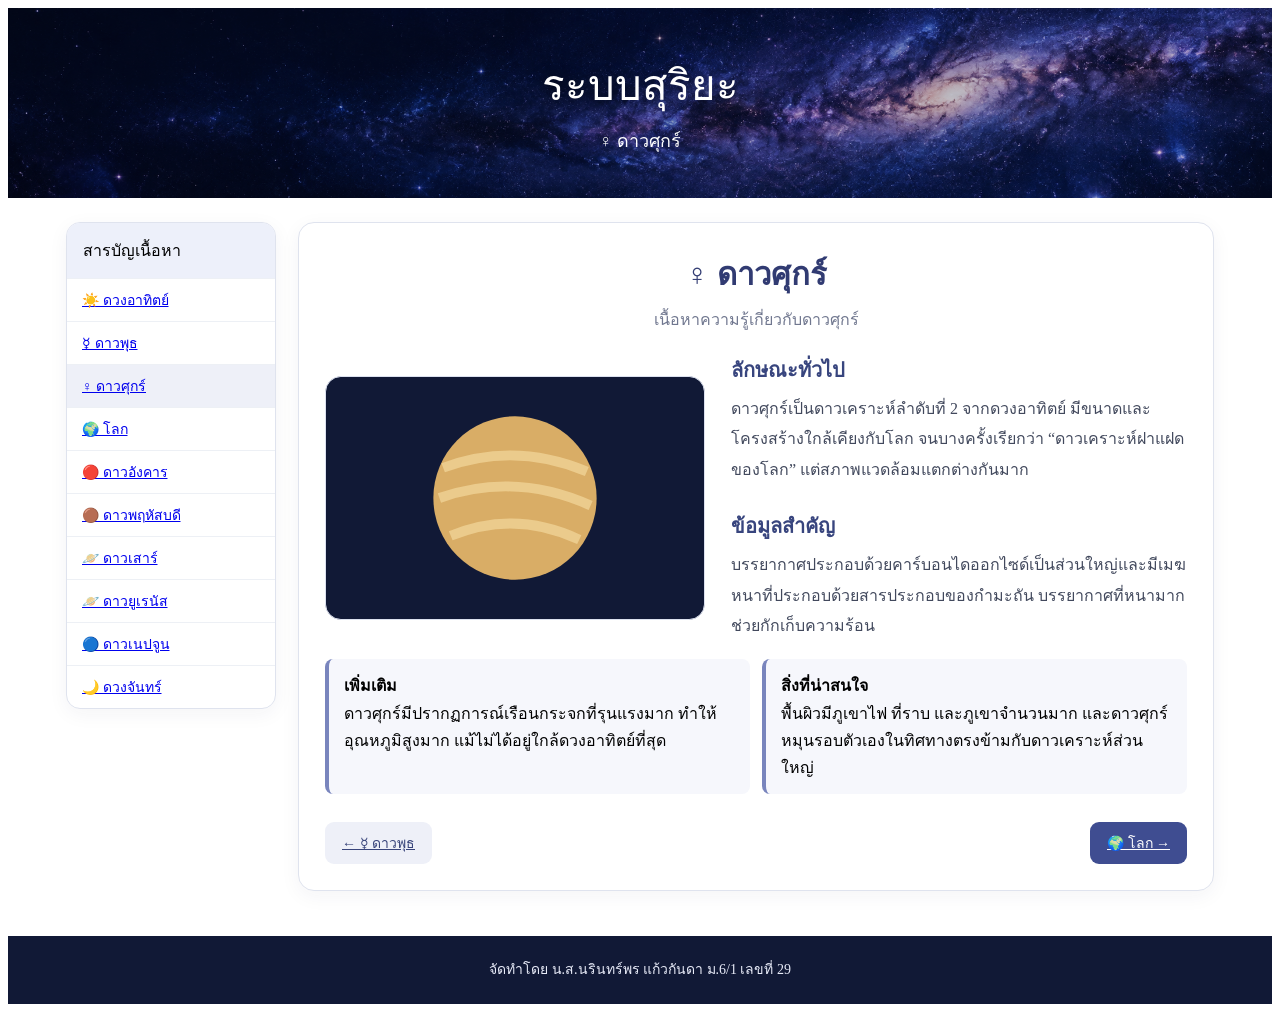
<file: venus.html>
<!doctype html><html lang="th"><head><meta charset="utf-8"><meta name="viewport" content="width=device-width,initial-scale=1"><title>ดาวศุกร์ | ระบบสุริยะ</title><link rel="stylesheet" href="style.css"></head><body>
<header class="site-header"><div class="header-inner"><h1>ระบบสุริยะ</h1><p>♀ ดาวศุกร์</p></div></header>
<main class="page"><aside class="sidebar"><div class="side-title">สารบัญเนื้อหา</div><a href="sun.html">☀️ ดวงอาทิตย์</a><a href="mercury.html">☿ ดาวพุธ</a><a href="venus.html" style="background:#eef0f8;font-weight:500">♀ ดาวศุกร์</a><a href="earth.html">🌍 โลก</a><a href="mars.html">🔴 ดาวอังคาร</a><a href="jupiter.html">🟤 ดาวพฤหัสบดี</a><a href="saturn.html">🪐 ดาวเสาร์</a><a href="uranus.html">🪐 ดาวยูเรนัส</a><a href="neptune.html">🔵 ดาวเนปจูน</a><a href="moon.html">🌙 ดวงจันทร์</a></aside><article class="content">
<h1 class="hero-title">♀ ดาวศุกร์</h1><p class="subtitle">เนื้อหาความรู้เกี่ยวกับดาวศุกร์</p>
<div class="topic-layout"><img class="topic-image" src="assets/venus.svg" alt="ภาพประกอบดาวศุกร์"><div><div class="section" style="margin-top:0"><h2>ลักษณะทั่วไป</h2><p>ดาวศุกร์เป็นดาวเคราะห์ลำดับที่ 2 จากดวงอาทิตย์ มีขนาดและโครงสร้างใกล้เคียงกับโลก จนบางครั้งเรียกว่า “ดาวเคราะห์ฝาแฝดของโลก” แต่สภาพแวดล้อมแตกต่างกันมาก</p></div><div class="section"><h2>ข้อมูลสำคัญ</h2><p>บรรยากาศประกอบด้วยคาร์บอนไดออกไซด์เป็นส่วนใหญ่และมีเมฆหนาที่ประกอบด้วยสารประกอบของกำมะถัน บรรยากาศที่หนามากช่วยกักเก็บความร้อน</p></div></div></div>
<div class="fact"><div class="fact-box"><strong>เพิ่มเติม</strong><br>ดาวศุกร์มีปรากฏการณ์เรือนกระจกที่รุนแรงมาก ทำให้อุณหภูมิสูงมาก แม้ไม่ได้อยู่ใกล้ดวงอาทิตย์ที่สุด</div><div class="fact-box"><strong>สิ่งที่น่าสนใจ</strong><br>พื้นผิวมีภูเขาไฟ ที่ราบ และภูเขาจำนวนมาก และดาวศุกร์หมุนรอบตัวเองในทิศทางตรงข้ามกับดาวเคราะห์ส่วนใหญ่</div></div>
<div class="nav-buttons"><a class="btn secondary" href="mercury.html">← ☿ ดาวพุธ</a><a class="btn" href="earth.html">🌍 โลก →</a></div>
</article></main><footer>จัดทำโดย น.ส.นรินทร์พร แก้วกันดา ม.6/1 เลขที่ 29</footer></body></html>
</file>
<file: style.css>
*{
    box-sizing:border-box
} 
body
margin:0;
system-ui,sans-serif;
background:#f6f7fb;
color:#20253a;
}
a{
    text-decoration:none;
    color:inherit
}
.site-header{
    height:190px;
    background:#111936 url('assets/galaxy-header.png') center/cover;
    display:flex;
    align-items:center;
    justify-content:center;
    color:white;
    text-align:center;
    position:relative;
    overflow:hidden;
}
.site-header:after{
    content:"";
    position:absolute;
    inset:0;background:rgba(10,15,40,.22)
}
.header-inner{
    position:relative;
    z-index:1;
    padding:25px
}
.header-inner h1{
    font-size:42px;
    margin:0 0 8px;
    font-weight:500;
    text-shadow:0 3px 15px #000
}
.header-inner p{
    margin:0;
    font-size:18px;
    font-weight:300
}
.page{
    max-width:1180px;
    margin:24px auto;
    display:grid;
    grid-template-columns:210px 1fr;
    gap:22px;
    padding:0 16px
}
.page.home{
    display:block;
    max-width:1100px
}
.sidebar{
    background:white;
    border:1px solid #dfe3ee;
    border-radius:14px;
    overflow:hidden;
    height:max-content;
    position:sticky;
    top:16px;
    box-shadow:0 5px 20px rgba(30,40,80,.05)
}
.sidebar .side-title{
    padding:15px 16px;
    background:#edf0fa;
    font-weight:500
}
.sidebar a{
    display:block;
    padding:10px 15px;
    border-top:1px solid #edf0f5;font-size:14px
}
.sidebar a:hover{
    background:#f4f5fb;
    color:#394b9a
}
.content{
    background:white;
    border:1px solid #dfe3ee;
    border-radius:16px;
    padding:26px;
    box-shadow:0 5px 20px rgba(30,40,80,.05)
}
.hero-title{
    text-align:center;
    margin:0 0 8px;
    font-size:31px;
    color:#313b72
}
.subtitle{
    text-align:center;
    color:#70778f;
    margin:0 0 22px
}
.home-card{
    background:white;
    border:1px solid #dfe3ee;
    border-radius:16px;
    padding:28px;
    margin:18px 0;
    box-shadow:0 5px 20px rgba(30,40,80,.05)
}
.intro{
    font-size:18px;
    line-height:1.85
}
.home-grid{
    display:grid;
    grid-template-columns:repeat(2,1fr);
    gap:14px;
    margin-top:20px
}
.topic-card{
    border:1px solid #e2e5ef;
    border-radius:12px;
    padding:17px;
    background:#fafbfe;
    transition:.15s
}
.topic-card:hover{
    transform:translateY(-2px);
    box-shadow:0 7px 18px rgba(40,50,100,.08)
}
.topic-card h3{
    margin:0 0 5px;
    font-size:17px;
    color:#38457e
}
.topic-card p{
    margin:0;
    color:#6d7488;
    font-size:13px
}
.topic-layout{
    display:grid;
    grid-template-columns:minmax(260px,1fr) 1.2fr;
    gap:26px;
    align-items:center
}
.topic-image{
    width:100%;
    border-radius:16px;
    display:block;
    background:#111936;
    border:1px solid #dce1ef
}
.section{
    margin-top:25px
}
.section h2{
    font-size:20px;
    margin:0 0 8px;
    color:#38457e
}
.section p{
    line-height:1.9;
    margin:0;color:#42495d
}
.fact{
    display:grid;
    grid-template-columns:repeat(2,1fr);
    gap:12px;
    margin-top:18px
}
.fact-box{
    background:#f6f7fc;
    border-left:4px solid #7985bd;
    border-radius:8px;
    padding:13px 15px;
    line-height:1.7
}
.nav-buttons{
    display:flex;
    justify-content:space-between;
    gap:10px;
    margin-top:28px
}
.btn{
    display:inline-block;
    padding:10px 17px;
    border-radius:9px;
    background:#3f4d91;
    color:white;
    font-size:14px
}
.btn.secondary{
    background:#eef0f8;
    color:#39457b
}
footer{
    margin-top:45px;
    background:#111936;
    color:#e8ebf8;
    text-align:center;
    padding:22px 15px;
    font-size:14px;
    line-height:1.7
}
@media(max-width:800px){.site-header{height:160px}.header-inner h1{font-size:30px}.page{grid-template-columns:1fr}.sidebar{position:static}.topic-layout{grid-template-columns:1fr}.home-grid,.fact{grid-template-columns:1fr}.content{padding:20px}}
</file>
